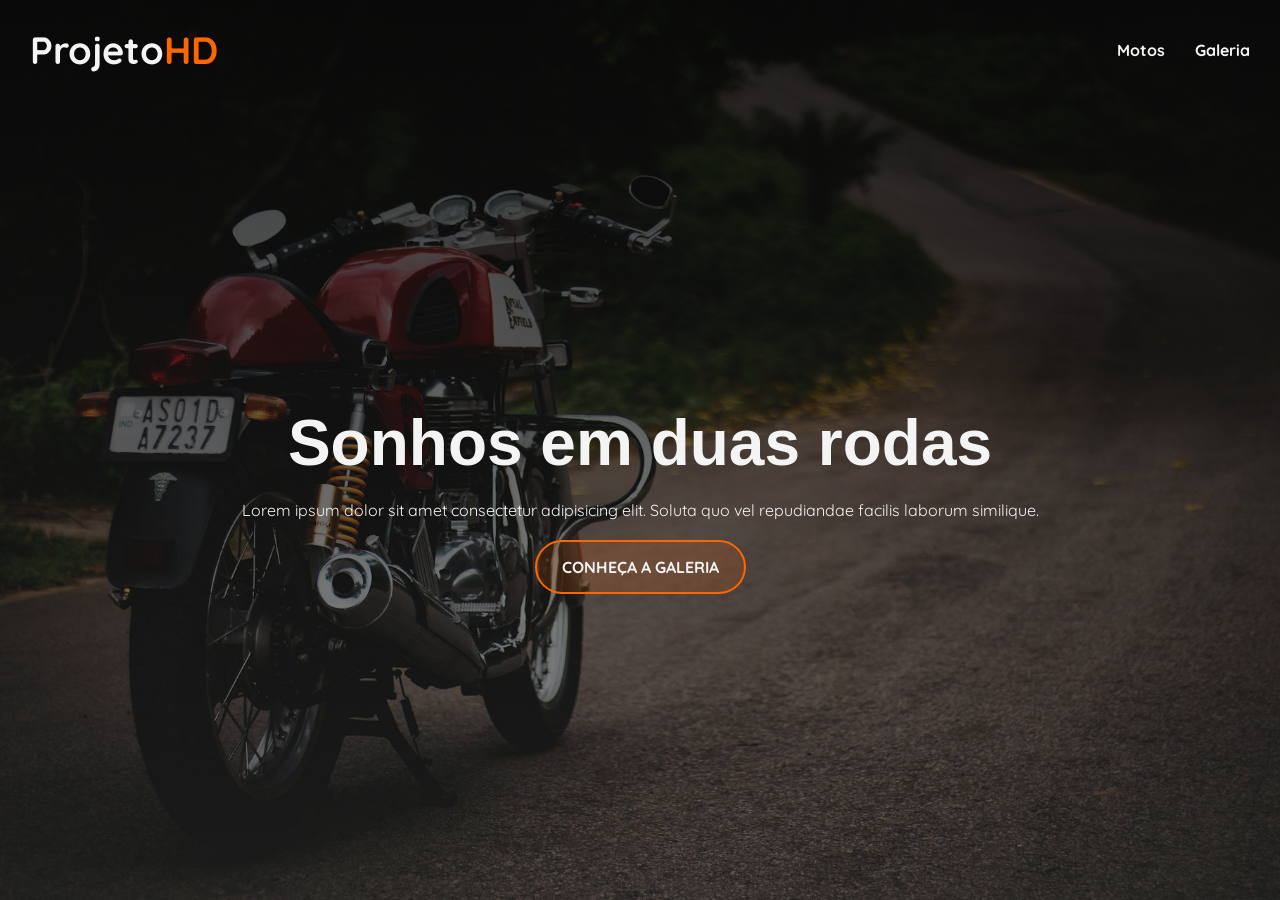
<file: 19_10/index.html>
<!DOCTYPE html>
<html lang="pt-br">

<head>
    <meta charset="UTF-8">
    <meta name="viewport" content="width=device-width, initial-scale=1.0">
    <title>Projeto HD - Front-end</title>

    <!-- imagem na aba do navegador -->
    <link rel="shortcut icon" href="./images/shield-icon-black.svg" type="image/xml-svg">

    <!-- Chamada do Google Fonts -->
    <link rel="preconnect" href="https://fonts.googleapis.com">
    <link rel="preconnect" href="https://fonts.gstatic.com" crossorigin>
    <link href="https://fonts.googleapis.com/css2?family=Quicksand:wght@300..700&display=swap" rel="stylesheet">

    <link rel="stylesheet" href="./css/styles.css">

</head>

<body>

    <section class="hero">
        <header class="header-hero">
            <h1>Projeto<span>HD</span></h1>
            <nav>
                <ul class="header-menu">
                    <li><a href="">Motos</a></li>
                    <li><a href="">Galeria</a></li>
                </ul>
            </nav>
        </header>

        <div class="cta">

            <h2>Sonhos em duas rodas</h2>

            <p>Lorem ipsum dolor sit amet consectetur adipisicing elit. Soluta quo vel repudiandae facilis laborum
                similique.</p>

            <a href="" class="button">CONHEÇA A GALERIA</a>

        </div>

    </section>



</body>

</html>
</file>
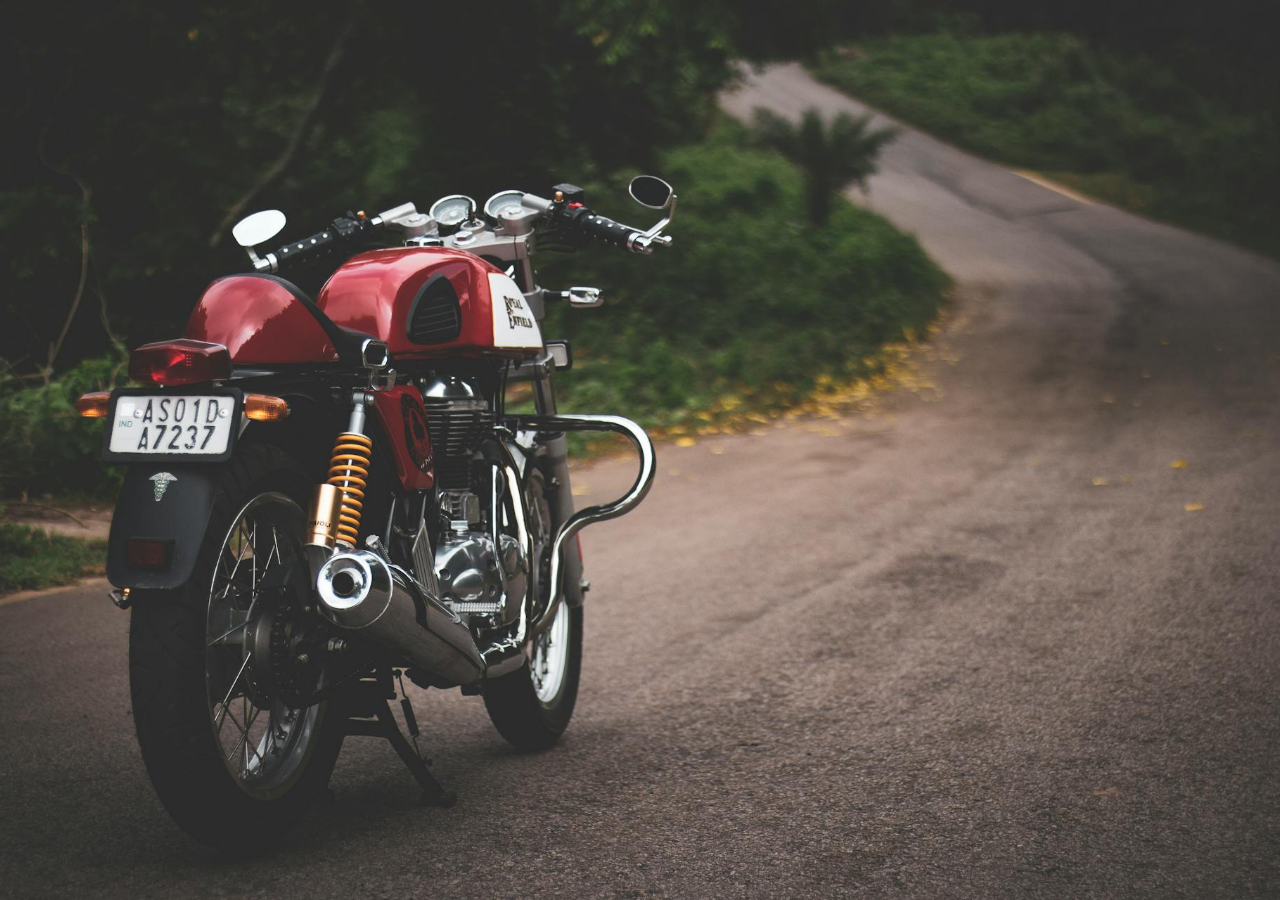
<file: 28_09/index.html>
<!DOCTYPE html>
<html lang="pt">

<head>
    <meta charset="UTF-8">
    <meta name="viewport" content="width=device-width, initial-scale=1.0">
    <title>Catalogo de Motos</title>
    <link rel="stylesheet" href="style.css">

    <!-- ADICIONAR A IMAGEM NO PAGINA DO PESQUISADOR -->
    <link rel="shortcut icon" href="./Imagens/shield-icon-black.svg" type="image/xml-svg">

    <link rel="preconnect" href="https://fonts.googleapis.com">
    <link rel="preconnect" href="https://fonts.gstatic.com" crossorigin>
    <link href="https://fonts.googleapis.com/css2?family=Oswald:wght@200..700&display=swap" rel="stylesheet">

</head>

<body>
    <div class="hero">
    </div>
</body>
</file>
<file: 19_10/css/styles.css>
/* Variáveis CSS  */
:root {
    --color-light: #f4f4f4;
    --color-orange: #ff6600;
    --color-orange-alpha: rgba(255, 102, 0, .15);
    --color-dark: #111;
    --color-black: #000;
    --spacing-sm: 10px;
    --spacing-md: 20px;
    --spacing-lg: 30px;
}

* {
    margin: 0;
    padding: 0;
    box-sizing: border-box;
    font-family: "Quicksand", sans-serif;
}

body {
    background-color: var(--color-black);
}

a {
    text-decoration: none;
    color: var(--color-light);
}

ul,
ol {
    list-style: none;
}

/* Seção Hero  */
.hero {
    width: 100%;
    height: 100dvh;
    background-image: linear-gradient(rgba(0, 0, 0, .8), rgba(0, 0, 0, .4)), url(../images/motos/banner.jpg);
    background-repeat: no-repeat;
    background-size: cover;
    background-position: 50%;
}

.header-hero {
    height: 100px;
    display: flex;
    align-items: center;
    justify-content: space-between;
    padding-inline: var(--spacing-lg);

    h1 {
        font-size: 38px;
        color: var(--color-light);

        span {
            color: var(--color-orange);
        }
    }
}

.header-menu {
    display: flex;
    gap: var(--spacing-lg);
}

.header-menu a {
    font-weight: 700;
    transition: color .7s;

    &:hover {
        color: var(--color-orange);
    }
}

.cta {
    width: 100%;
    height: calc(100dvh - 100px);

    display: flex;
    flex-direction: column;
    justify-content: center;
    align-items: center;
    gap: 20px;

    color: var(--color-light);

    h2 {
        font-family: 'Gill Sans', 'Gill Sans MT', Calibri, 'Trebuchet MS', sans-serif;
        font-size: clamp(2rem, 4rem, 6rem);


    }


}

.button {
    border: 2px solid var(--color-orange);
    padding: 15px 25px;
    border-radius: 70px;

    background-color: var(--color-orange-alpha);

    font-weight: 700;

    &:hover {
        background-color: var(--color-orange);
        transition: .7s;
    }
}
</file>
<file: 28_09/style.css>
:root {
    --color-light: #f4f4f4;
    --color-orange: #ff6600;
    --color-orange-alpha: rgba(255, 102, 0, .15);
    --color-dark: #111;
    --color-black: #000;
    --spacing-sm: 10px;
    --spacing-md: 20px;
    --spacing-lg: 30px;
}

* {

    margin: 0;
    padding: 0;
    box-sizing: border-box;
    font-family: "Oswald", sans-serif;
}

body {

    background-color: var(--color-black);


}

a {

    text-decoration: none;
    color: var(--color-light);
}

ul,
ol {

    list-style: none;
}

.hero {
    width: 100%;
    height: 100vh;
    background-image: url(./Imagens/Motos/banner.jpg);

    background-repeat: no-repeat;
    /*Nao repretir a imagem de fundo quando desda o zoom */

    background-size: cover;
    /* mantem a extensão da imagem para padrão */

    background-position: center center;
    /* alinha a imagem pela margens das pontas esquerda e direita */
}
</file>
